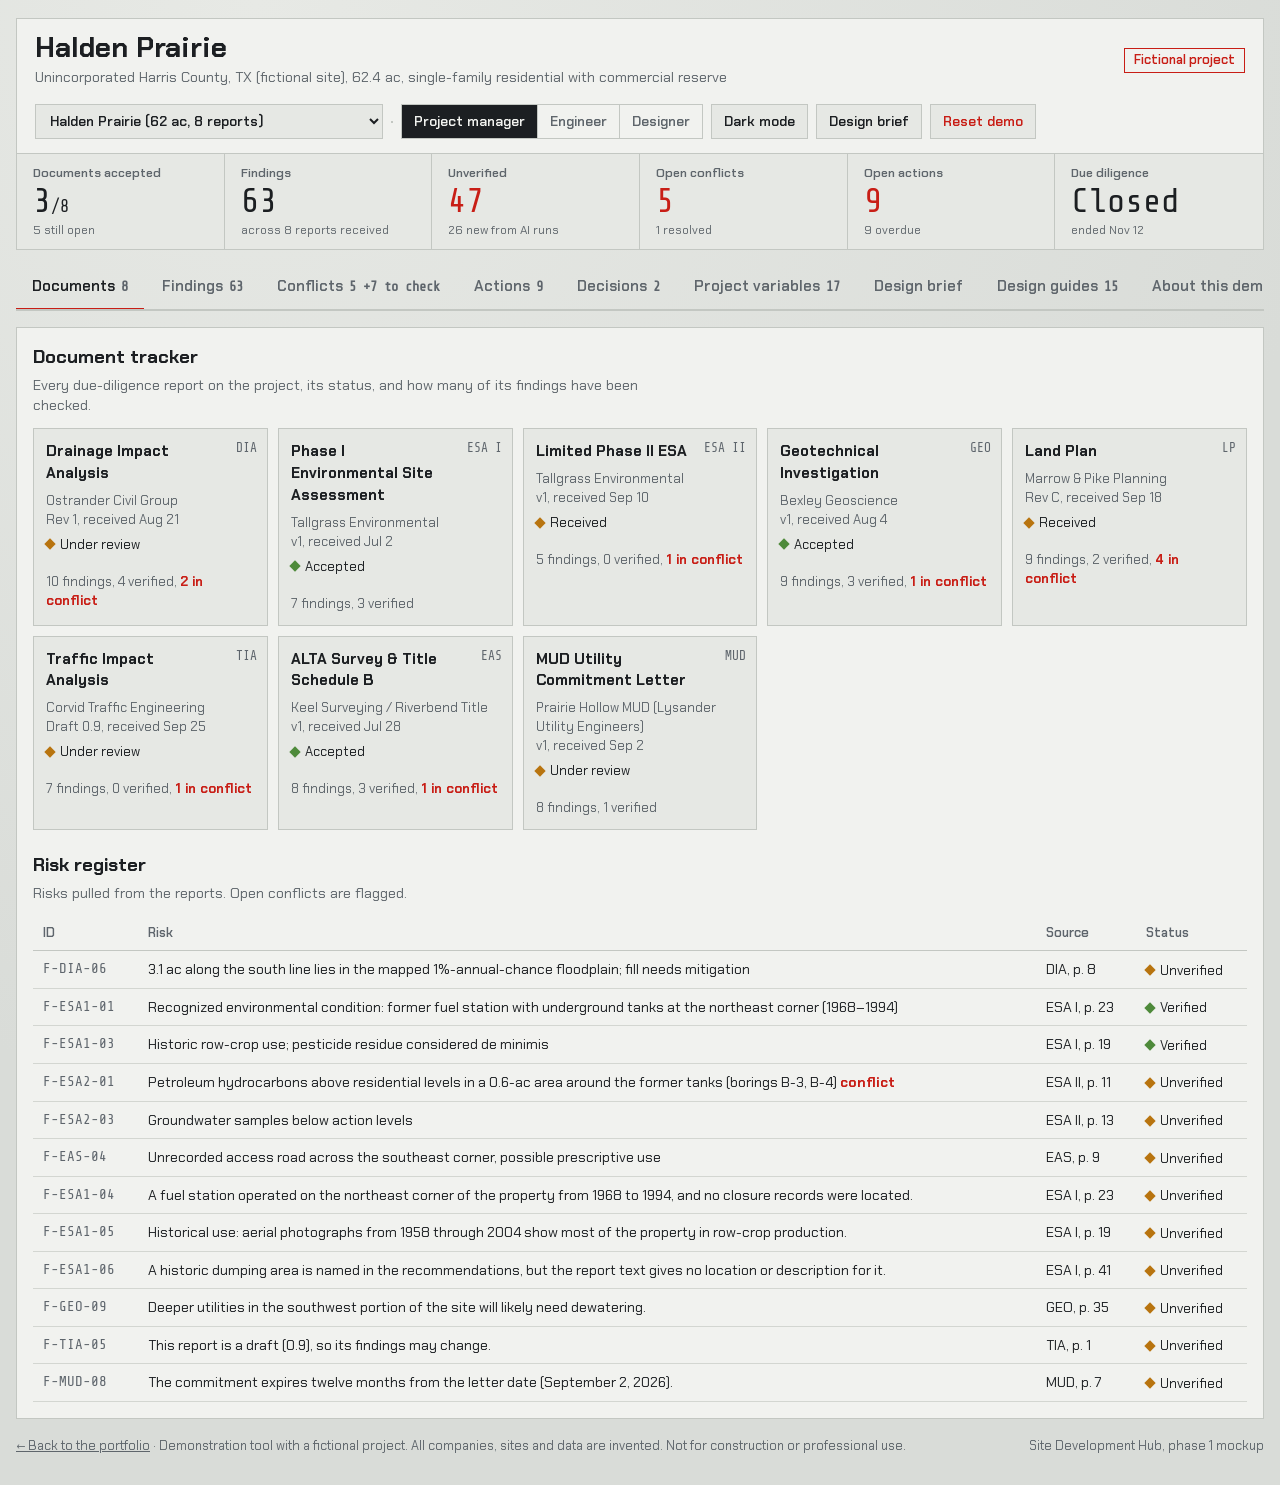
<file: hub/index.html>
<!DOCTYPE html>
<html lang="en">
<head>
<meta charset="utf-8">
<meta name="viewport" content="width=device-width, initial-scale=1, viewport-fit=cover">
<title>Halden Prairie — Site Development Hub</title>
<meta name="description" content="Demonstration project hub for land development due diligence. Fictional project and data.">
<link rel="preconnect" href="https://fonts.googleapis.com">
<link rel="preconnect" href="https://fonts.gstatic.com" crossorigin>
<link href="https://fonts.googleapis.com/css2?family=Chakra+Petch:wght@400;500;600;700&family=Share+Tech+Mono&display=swap" rel="stylesheet">
<link rel="stylesheet" href="app/styles.css">
</head>
<body>
<div class="case">
  <header class="hdr">
    <div class="hdr-top">
      <div class="brand">
        <h1 id="projName">Halden Prairie</h1>
        <p id="projMeta"></p>
      </div>
      <span class="stamp" title="All data in this demo is invented">Fictional project</span>
      <div class="controls">
        <select class="projsel" id="projSel" aria-label="Project"></select>
        <div class="seg" role="group" aria-label="Snapshot" id="snapSeg"></div>
        <div class="seg" role="group" aria-label="View as" id="roleSeg"></div>
        <button class="hbtn" id="btnTheme" aria-label="Switch color theme"></button>
        <button class="hbtn" id="btnPrint">Design brief</button>
        <button class="hbtn danger" id="btnReset">Reset demo</button>
      </div>
    </div>
    <div class="lcd" id="lcd" aria-live="polite"></div>
  </header>

  <nav class="tabs" role="tablist" id="tabs"></nav>
  <div class="work" id="work">
    <main class="panel" id="main"></main>
    <aside class="drawer" id="drawer" hidden></aside>
  </div>
  <div id="printArea"></div>
</div>
<footer class="legal"><span><a href="../index.html" style="color:inherit">← Back to the portfolio</a> · Demonstration tool with a fictional project. All companies, sites and data are invented. Not for construction or professional use.</span><span>Site Development Hub, phase 1 mockup</span></footer>

<script src="data/project.js"></script>
<script src="data/guides.js"></script>
<script src="data/cotton-creek.js"></script>
<script src="data/guides-cotton-creek.js"></script>
<script src="app/projects.js"></script>
<script src="app/figures.js"></script>
<script src="app/app.js"></script>
</body>
</html>
</file>
<file: hub/app/styles.css>
:root{
  --resin:#1B1C1E; --resin2:#232528; --bezel:#2D3034; --edge:#3B3F44; --steel:#9AA1A8; --steel2:#C9CED3;
  --lcd:#C3CBAF; --lcd2:#B4BD9F; --ink:#1A2114; --ink2:#4A5440;
  --red:#D7261E; --amber:#E39B2A; --ok:#7FB069; --glow:#7FE3F0;
  --text:#E6E8EA; --muted:#8C9399;
  --page:#121314; --page2:#1E2023; --well:#141517; --hover:#202326; --line:#2a2d31; --selrow:#262a2e;
  --btnA:#34383d; --btnB:#26292d; --pushA:#3a3e43; --pushB:#26292d; --frame:#0f1011;
  color-scheme:dark; box-sizing:border-box;
  padding-top:env(safe-area-inset-top,0px); padding-bottom:env(safe-area-inset-bottom,0px);
}

@media (prefers-color-scheme: light){:root:not([data-theme="dark"]){
  --resin:#F1F2EF; --resin2:#E6E8E4; --bezel:#ECEDEA; --edge:#C3C7C2; --steel:#5E656C; --steel2:#2E3338;
  --text:#1C1F22; --muted:#5F666C; --page:#D9DCD8; --page2:#E7E9E5; --well:#FFFFFF; --hover:#E3E6E1; --line:#D3D6D1; --selrow:#DADDD7;
  --btnA:#FAFAF8; --btnB:#E3E5E1; --pushA:#F7F7F5; --pushB:#DADCD8; --frame:#3A3E43; --red:#C81E16; --amber:#B8740F; --ok:#4E8A3A; color-scheme:light;}}
:root[data-theme="dark"]{
  --resin:#1B1C1E; --resin2:#232528; --bezel:#2D3034; --edge:#3B3F44; --steel:#9AA1A8; --steel2:#C9CED3;
  --text:#E6E8EA; --muted:#8C9399; --page:#121314; --page2:#1E2023; --well:#141517; --hover:#202326; --line:#2a2d31; --selrow:#262a2e;
  --btnA:#34383d; --btnB:#26292d; --pushA:#3a3e43; --pushB:#26292d; --frame:#0f1011; --red:#D7261E; --amber:#E39B2A; --ok:#7FB069; color-scheme:dark;}
:root[data-theme="light"]{
  --resin:#F1F2EF; --resin2:#E6E8E4; --bezel:#ECEDEA; --edge:#C3C7C2; --steel:#5E656C; --steel2:#2E3338;
  --text:#1C1F22; --muted:#5F666C; --page:#D9DCD8; --page2:#E7E9E5; --well:#FFFFFF; --hover:#E3E6E1; --line:#D3D6D1; --selrow:#DADDD7;
  --btnA:#FAFAF8; --btnB:#E3E5E1; --pushA:#F7F7F5; --pushB:#DADCD8; --frame:#3A3E43; --red:#C81E16; --amber:#B8740F; --ok:#4E8A3A; color-scheme:light;}
*,*::before,*::after{box-sizing:inherit}
:root{--water:#2F6E9E;--waterA:rgba(47,110,158,.35);--soilc:#5A4A36;--concc:#8F9396;--limec:#B9A26A;--selc:#C9A35A}
:root[data-theme="light"]{--water:#2F6E9E;--waterA:rgba(47,110,158,.25);--soilc:#C9B48F;--concc:#B7BBBE;--limec:#E2D19A;--selc:#E8C98A}
@media (prefers-color-scheme: light){:root:not([data-theme="dark"]){--waterA:rgba(47,110,158,.25);--soilc:#C9B48F;--concc:#B7BBBE;--limec:#E2D19A;--selc:#E8C98A}}
html,body{margin:0}
body{background:var(--page);background-image:radial-gradient(circle at 20% 0%,var(--page2) 0,var(--page) 60%);color:var(--text);font:15px/1.45 "Chakra Petch",system-ui,-apple-system,"Segoe UI",sans-serif;min-height:100vh}
button,input,select,textarea{font:inherit;color:inherit}
:focus-visible{outline:2px solid var(--amber);outline-offset:2px}
.lcdfont{font-family:"Share Tech Mono",ui-monospace,Menlo,monospace}

/* ---------- header ---------- */
.case{max-width:1320px;margin:18px auto;padding:0 16px}
.hdr{background:var(--resin);border:1px solid var(--edge)}
.hdr-top{display:flex;gap:16px;align-items:center;justify-content:space-between;flex-wrap:wrap;padding:14px 18px}
.brand h1{margin:0;font-size:clamp(1.3rem,2.4vw,1.75rem);font-weight:700;line-height:1.1}
.brand p{margin:3px 0 0;color:var(--muted);font-size:.9rem}
.stamp{border:1.5px solid var(--red);color:var(--red);padding:2px 9px;font-weight:600;font-size:.8rem}
.controls{display:flex;gap:8px;flex-wrap:wrap;align-items:center}
.seg{display:inline-flex;border:1px solid var(--edge)}
.seg button{background:transparent;border:none;padding:7px 12px;cursor:pointer;color:var(--muted);font-weight:600;font-size:.85rem}
.seg button+button{border-left:1px solid var(--edge)}
.seg button[aria-pressed="true"]{background:var(--text);color:var(--resin)}
.hbtn{border:1px solid var(--edge);background:var(--resin2);color:var(--text);padding:7px 12px;cursor:pointer;font-weight:600;font-size:.85rem}
.hbtn:hover{border-color:var(--steel)}
.hbtn.danger{color:var(--red)}
.lcd{display:grid;grid-template-columns:repeat(6,1fr);border-top:1px solid var(--edge);background:var(--resin2)}
.lcd .cell{padding:10px 16px;border-right:1px solid var(--edge);display:flex;flex-direction:column;gap:2px;min-width:0}
.lcd .cell:last-child{border-right:none}
.lcd .lab{font-size:.78rem;color:var(--muted);font-weight:600}
.lcd .num{font-family:"Share Tech Mono",monospace;font-size:clamp(1.5rem,2.8vw,2.1rem);line-height:1.05;color:var(--text)}
.lcd .num .ghost{display:none}
.lcd .sub{font-size:.75rem;color:var(--muted)}
.lcd .cell.alert .num{color:var(--red)}
@media (max-width:900px){.lcd{grid-template-columns:repeat(3,1fr)}.lcd .cell:nth-child(3){border-right:none}.lcd .cell:nth-child(-n+3){border-bottom:1px solid var(--edge)}}
@media (max-width:520px){.lcd{grid-template-columns:repeat(2,1fr)}.lcd .cell{border-bottom:1px solid var(--edge)}.lcd .cell:nth-child(odd){border-right:1px solid var(--edge)}.lcd .cell:nth-child(even){border-right:none}}

/* tabs */
.tabs{display:flex;gap:2px;margin:16px 0 0;overflow-x:auto;border-bottom:2px solid var(--edge)}
.tab{background:transparent;border:none;color:var(--muted);padding:10px 16px;cursor:pointer;font-weight:600;white-space:nowrap;border-bottom:3px solid transparent;margin-bottom:-2px}
.tab[aria-selected="true"]{color:var(--text);border-bottom-color:var(--red)}
.tab .ct{font-family:"Share Tech Mono",monospace;color:var(--steel);margin-left:6px;font-size:.85rem}
.tab.locked{color:var(--muted);opacity:.6}

/* layout */
.work{display:grid;grid-template-columns:1fr 380px;gap:16px;margin-top:16px}
.work.nodrawer{grid-template-columns:1fr}
@media (max-width:1050px){.work{grid-template-columns:1fr}}
.panel{background:var(--resin);border:1px solid var(--edge);padding:16px}
.panel h2{margin:0 0 4px;font-size:1.15rem}
.panel .lead{margin:0 0 12px;color:var(--muted);font-size:.9rem;max-width:70ch}
.toolbar{display:flex;gap:8px;flex-wrap:wrap;margin-bottom:12px;align-items:center}
select,input[type=search],textarea,input[type=text]{background:var(--well);border:1px solid var(--edge);padding:6px 9px;color:var(--text)}
input[type=search]{min-width:200px;flex:1}
.scroll{overflow-x:auto}
table{border-collapse:collapse;width:100%;font-size:.88rem}
th,td{text-align:left;padding:8px 10px;border-bottom:1px solid var(--line);vertical-align:top}
th{color:var(--steel);font-weight:600;font-size:.8rem;border-bottom:1px solid var(--edge);white-space:nowrap}
tbody tr{cursor:pointer}
tbody tr:hover{background:var(--hover)}
tbody tr.sel{background:var(--selrow);box-shadow:inset 3px 0 0 var(--red)}
.id{font-family:"Share Tech Mono",monospace;color:var(--steel);white-space:nowrap}

/* status pips */
.pip{display:inline-flex;align-items:center;gap:6px;white-space:nowrap;font-size:.82rem}
.pip::before{content:"";width:8px;height:8px;display:inline-block;transform:rotate(45deg)}
.p-verified::before,.p-accepted::before,.p-done::before,.p-resolved::before{background:var(--ok)}
.p-unverified::before,.p-review::before,.p-progress::before,.p-received::before{background:var(--amber)}
.p-rejected::before,.p-open::before,.p-high::before{background:var(--red)}
.p-medium::before{background:var(--amber)}
.p-requested::before{background:#5a6067}
.flag{color:var(--red);font-weight:700}

/* doc tracker */
.docgrid{display:grid;grid-template-columns:repeat(auto-fill,minmax(230px,1fr));gap:10px}
.doc{border:1px solid var(--edge);background:var(--resin2);padding:12px;cursor:pointer;text-align:left;width:100%;display:flex;flex-direction:column;gap:6px;position:relative}
.doc:hover{border-color:var(--steel)}
.doc .t{font-weight:700;padding-right:52px}
.doc .m{color:var(--muted);font-size:.82rem}
.doc .bar{height:6px;background:var(--well);position:relative}
.doc .bar i{position:absolute;left:0;top:0;bottom:0;background:var(--ok)}
.doc .bar b{position:absolute;top:0;bottom:0;background:var(--amber)}
.doc .code{position:absolute;top:10px;right:10px;font-family:"Share Tech Mono",monospace;color:var(--steel);font-size:.8rem}

/* conflicts */
.conf{border:1px solid var(--edge);background:var(--resin2);margin-bottom:12px}
.conf header{display:flex;justify-content:space-between;gap:10px;align-items:center;padding:10px 14px;border-bottom:1px solid var(--edge);flex-wrap:wrap}
.conf header b{font-size:1rem}
.vs{display:grid;grid-template-columns:1fr 40px 1fr;align-items:stretch}
.vs .side{padding:12px 14px;cursor:pointer}
.vs .side:hover{background:var(--hover)}
.vs .side .m{color:var(--muted);font-size:.8rem;margin-bottom:4px}
.vs .x{display:flex;align-items:center;justify-content:center;font-family:"Share Tech Mono",monospace;color:var(--red);font-size:1.1rem;border-left:1px dashed var(--edge);border-right:1px dashed var(--edge)}
@media (max-width:700px){.vs{grid-template-columns:1fr}.vs .x{border:none;border-top:1px dashed var(--edge);border-bottom:1px dashed var(--edge);padding:4px}}
.conf footer{padding:10px 14px;border-top:1px solid var(--edge);display:flex;gap:10px;align-items:center;flex-wrap:wrap;color:var(--muted);font-size:.85rem}
.conf.resolved{opacity:.75}

.btn{border:1px solid var(--edge);background:linear-gradient(180deg,var(--btnA),var(--btnB));color:var(--text);padding:7px 12px;cursor:pointer;font-weight:600;font-size:.85rem}
.btn:hover{border-color:var(--steel)}
.btn.go{border-color:var(--ok);color:var(--ok)}
.btn.no{border-color:var(--red);color:var(--red)}
.btn:disabled{opacity:.4;cursor:not-allowed}

/* drawer */
.drawer{background:var(--resin);border:1px solid var(--edge);padding:16px;position:sticky;top:12px;align-self:start;max-height:calc(100vh - 24px);overflow:auto}
.drawer .close{float:right}
.drawer h3{margin:0 0 6px;font-size:1.05rem;line-height:1.3}
.kv{display:grid;grid-template-columns:110px 1fr;gap:4px 10px;font-size:.86rem;margin:10px 0}
.kv dt{color:var(--muted)}
.kv dd{margin:0}
.excerpt{background:#EDEBE4;color:#22252a;padding:24px 14px 12px;font-family:Georgia,"Times New Roman",serif;font-size:.9rem;border-left:4px solid var(--amber);position:relative;margin:10px 0}
.excerpt mark{background:#f7e39c;padding:0 2px}
.excerpt .pg{position:absolute;top:6px;right:8px;font-family:"Share Tech Mono",monospace;font-size:.72rem;color:#666}
.drawer h4{margin:14px 0 6px;font-size:.88rem;color:var(--steel)}
.comment{border-left:2px solid var(--edge);padding:4px 10px;margin:6px 0;font-size:.86rem}
.comment .who{color:var(--steel);font-size:.78rem}
.drawer textarea{width:100%;min-height:60px;margin:6px 0}
.links a{color:var(--steel2);cursor:pointer;text-decoration:underline;text-underline-offset:2px}
.hint{color:var(--muted);font-size:.8rem}

/* brief */
.brief{background:#EDEBE4;color:#1E2125;padding:22px 26px;max-width:860px}
.brief h2{color:#1E2125;margin:0}
.brief h3{margin:18px 0 6px;border-bottom:2px solid #1E2125;padding-bottom:2px;font-size:1rem}
.brief li{margin:4px 0;font-size:.92rem}
.brief .src{font-family:"Share Tech Mono",monospace;font-size:.78rem;color:#5c6168}
.brief .disc{font-size:.8rem;color:#7a1410;margin-top:16px}

.locked-panel{border:1px dashed var(--edge);padding:20px;color:var(--muted)}
.vars td.v{font-family:"Share Tech Mono",monospace;color:var(--text);white-space:nowrap}
.stale{color:var(--amber);font-size:.8rem}

footer.legal{max-width:1320px;margin:12px auto 30px;padding:0 16px;color:var(--muted);font-size:.8rem;display:flex;justify-content:space-between;gap:10px;flex-wrap:wrap}


/* guides */
.glayout{display:grid;grid-template-columns:250px 1fr;gap:16px}
@media (max-width:860px){.glayout{grid-template-columns:1fr}}
.glist{display:flex;flex-direction:column;gap:2px;border-right:1px solid var(--edge);padding-right:12px}
@media (max-width:860px){.glist{border-right:none;padding-right:0;flex-direction:row;overflow-x:auto;padding-bottom:6px}}
.gbtn{background:transparent;border:none;border-left:3px solid transparent;text-align:left;padding:8px 10px;cursor:pointer;color:var(--muted);display:flex;justify-content:space-between;gap:8px;white-space:normal}
@media (max-width:860px){.gbtn{white-space:nowrap;border-left:none;border-bottom:3px solid transparent}}
.gbtn[aria-current="true"]{color:var(--text);border-left-color:var(--red);background:var(--hover)}
.gbtn .cf{color:var(--red);font-family:"Share Tech Mono",monospace}
.fict{border:1.5px dashed var(--red);color:var(--text);padding:8px 12px;font-size:.85rem;margin-bottom:14px}
.fict b{color:var(--red)}
.ghead h2{font-size:1.4rem}
.chips{display:flex;flex-wrap:wrap;gap:8px;margin:8px 0 4px}
.chip{border:1px solid var(--edge);background:var(--resin2);padding:6px 10px;font-size:.82rem;display:flex;flex-direction:column;min-width:120px}
.chip b{font-family:"Share Tech Mono",monospace;font-size:1.05rem;font-weight:400}
.chip.bad{border-color:var(--red)}.chip.warn{border-color:var(--amber)}
.checks{border:1px solid var(--edge);background:var(--resin2);padding:10px 14px;margin:14px 0}
.checks h3,.gsec h3{margin:0 0 6px;font-size:1rem}
.checks ul{margin:0;padding-left:18px;font-size:.88rem}
.checks li{margin:4px 0}
.gsec{margin-top:22px;border-top:2px solid var(--edge);padding-top:12px}
.gsec>p{color:var(--muted);margin:0 0 10px;max-width:75ch;font-size:.92rem}
.sol{border:1px solid var(--edge);margin:10px 0;display:grid;grid-template-columns:1fr 1fr;background:var(--resin)}
@media (max-width:760px){.sol{grid-template-columns:1fr}}
.sol .hd{grid-column:1/-1;padding:10px 14px;border-bottom:1px solid var(--edge);background:var(--resin2)}
.sol .hd b{font-size:1rem}
.sol .hd p{margin:2px 0 0;color:var(--muted);font-size:.88rem}
.sol .col{padding:10px 14px;font-size:.88rem}
.sol .col+.col{border-left:1px solid var(--edge)}
@media (max-width:760px){.sol .col+.col{border-left:none;border-top:1px solid var(--edge)}}
.sol h4{margin:0 0 6px;font-size:.8rem;color:var(--steel)}
.sol ul{margin:0;padding-left:16px}
.sol li{margin:3px 0}
.sol .det{grid-column:1/-1;padding:8px 14px;border-top:1px dashed var(--edge);font-size:.82rem;color:var(--muted)}
.ref{color:var(--steel2);text-decoration:underline;text-underline-offset:2px;cursor:pointer}
.calc{border:3px solid var(--frame);background:linear-gradient(180deg,var(--lcd),var(--lcd2));color:var(--ink);padding:12px 14px;margin-top:22px}
.calc h3{margin:0 0 2px;font-size:1rem}
.calc p.h{margin:0 0 10px;font-size:.82rem;color:var(--ink2)}
.calc .in{display:flex;flex-wrap:wrap;gap:10px;margin-bottom:10px}
.calc label{display:flex;flex-direction:column;font-size:.78rem;font-weight:600;color:var(--ink2)}
.calc input,.calc select{background:#E3E8D3;color:var(--ink);border:1px solid #7d876c;padding:5px 7px;width:120px;font-family:"Share Tech Mono",monospace;font-size:1rem}
.calc .out{display:grid;grid-template-columns:repeat(auto-fit,minmax(130px,1fr));gap:8px}
.calc .out div{border-top:1px solid rgba(26,33,20,.3);padding-top:4px}
.calc .out small{display:block;font-size:.74rem;color:var(--ink2);font-weight:600}
.calc .out b{font-family:"Share Tech Mono",monospace;font-size:1.4rem;font-weight:400}
.calc .verdict{margin-top:8px;font-weight:600;font-size:.88rem}
.calc .verdict.bad{color:#7a1410}
@media (prefers-reduced-motion:reduce){*{transition:none!important}}
@media print{
  body{background:#fff;color:#000}
  .case>*:not(#printArea){display:none!important}
  #printArea{display:block!important}
  footer.legal{color:#000}
}
#printArea{display:none}

.badge{display:inline-block;border:1px solid var(--edge);color:var(--steel2);font-size:.72rem;padding:0 6px;margin-left:4px;white-space:nowrap}
.badge.warnb{border-color:var(--amber);color:var(--amber)}
.dupbox{border:1px solid var(--amber);padding:8px 10px;font-size:.85rem;margin:0 0 10px}
.p-proposed::before{background:var(--amber)}.p-dismissed::before{background:var(--muted)}
.conf.proposed{border-style:dashed}
.pipe-steps{padding-left:22px;max-width:75ch}.pipe-steps li{margin:8px 0}

/* figures */
.gfig{margin:12px 0 4px;border:1px solid var(--edge);background:var(--well);padding:10px}
.gfig figcaption{font-size:.75rem;color:var(--muted);margin-top:4px}
svg.fig{display:block;width:100%;height:auto;max-height:340px;font-family:"Chakra Petch",system-ui,sans-serif}
svg.fig .lb{fill:var(--text);font-size:13px}svg.fig .sm{font-size:11.5px;fill:var(--muted)}svg.fig .b{font-weight:700}
svg.fig .hl{fill:var(--red)}svg.fig .gwl{fill:var(--water)}
svg.fig .ah,svg.fig .fh{fill:var(--muted)}svg.fig .dm{stroke:var(--muted);stroke-width:1}
svg.fig .ln,svg.fig .ground{fill:none;stroke:var(--text);stroke-width:2}
svg.fig .road{fill:var(--resin2);stroke:var(--edge)}svg.fig .stripe{stroke:var(--amber);stroke-width:2;stroke-dasharray:14 10}
svg.fig .inlet{fill:var(--text)}svg.fig .mh{fill:var(--well);stroke:var(--text);stroke-width:2}
svg.fig .pipe{fill:none;stroke:var(--water);stroke-width:5}svg.fig .pipe-sm{fill:none;stroke:var(--water);stroke-width:2.5}
svg.fig .pipe-crown{fill:none;stroke:var(--water);stroke-width:1.5;stroke-dasharray:4 3}
svg.fig .pipe.san{stroke:#8B6B3E}svg.fig .pipe.fm{stroke:#8B6B3E;stroke-dasharray:10 5}
svg.fig .pond,svg.fig .water{fill:var(--waterA);stroke:var(--water)}svg.fig .wsurf{stroke:var(--water);stroke-width:2}
svg.fig .chan{fill:none;stroke:var(--water);stroke-width:10;opacity:.6}
svg.fig .struct,svg.fig .struct2{fill:var(--concc);stroke:var(--text)}svg.fig .struct2{fill:none}svg.fig .mhp{fill:var(--well);stroke:var(--text)}
svg.fig .hgl{fill:none;stroke:var(--red);stroke-width:1.5;stroke-dasharray:6 4}
svg.fig .conc{fill:var(--concc);stroke:var(--text)}svg.fig .ht{stroke:var(--text);stroke-width:1;opacity:.35}
svg.fig .void{fill:var(--well);stroke:var(--text)}svg.fig .crest{fill:var(--amber)}svg.fig .nappe{fill:none;stroke:var(--water);stroke-width:3}
svg.fig .soilf{fill:var(--soilc);opacity:.55}svg.fig .dot{fill:var(--text);opacity:.25}
svg.fig .gw{stroke:var(--water);stroke-width:2;stroke-dasharray:10 5}
svg.fig .berm{fill:var(--ok);opacity:.6}svg.fig .badzone{fill:var(--red);opacity:.25}
svg.fig .lime{fill:var(--limec);stroke:var(--text)}svg.fig .select{fill:var(--selc);stroke:var(--text)}
svg.fig .pump{fill:var(--text)}svg.fig .wloop,svg.fig .wloop-l{fill:none;stroke:var(--water);stroke-width:3}svg.fig .wmain{stroke:var(--water);stroke-width:6}
svg.fig .valve{fill:var(--text)}svg.fig .hyd{fill:var(--red);stroke:var(--text)}
svg.fig .wpipe{fill:var(--waterA);stroke:var(--water);stroke-width:2}svg.fig .spipe{fill:rgba(139,107,62,.35);stroke:#8B6B3E;stroke-width:2}svg.fig .encase{fill:none;stroke:var(--text);stroke-dasharray:5 3}
svg.fig .pl{stroke:var(--text);stroke-width:2;stroke-dasharray:18 4 4 4}svg.fig .esmt{fill:var(--amber);opacity:.18}svg.fig .gasline{stroke:#C9A700;stroke-width:3;stroke-dasharray:12 6}
svg.fig .lot{fill:none;stroke:var(--text)}svg.fig .work{fill:var(--amber);opacity:.35}svg.fig .cone{fill:#E8731C}svg.fig .sign{fill:#E8A01C;stroke:var(--text)}
svg.fig .flow{fill:none;stroke:var(--water);stroke-width:2}svg.fig .site{fill:var(--soilc);opacity:.3;stroke:var(--edge)}
svg.fig .silt{fill:none;stroke:var(--text);stroke-width:3;stroke-dasharray:3 4}svg.fig .entr{fill:var(--concc)}svg.fig .ip{fill:none;stroke:var(--ok);stroke-width:2}
svg.fig .bar1{fill:var(--water)}svg.fig .bar2{fill:var(--limec)}svg.fig .bar3{fill:var(--ok)}svg.fig .bar4{fill:var(--amber)}

.doc.pending{opacity:.6;cursor:default;border-style:dashed}
.doc .hist{color:var(--steel2);text-decoration:underline;text-underline-offset:2px}
ul.chg{margin:0;padding-left:0;list-style:none;font-size:.88rem}ul.chg li{margin:6px 0}
details.corr{border:1px solid var(--edge);background:var(--resin2);margin:8px 0}
details.corr summary{padding:10px 14px;cursor:pointer;display:flex;gap:8px;flex-wrap:wrap;align-items:baseline}
details.corr .qa{padding:0 14px 10px;font-size:.9rem;max-width:80ch}details.corr .qa p{margin:6px 0}
.p-answered::before{background:var(--ok)}.p-waiting::before{background:var(--amber)}.p-superseded::before{background:var(--muted)}
ol.tl{list-style:none;padding:0;margin:0;border-left:2px solid var(--edge);margin-left:8px}
ol.tl li{padding:4px 0 4px 16px;position:relative;font-size:.88rem;display:grid;grid-template-columns:70px 130px 1fr;gap:8px}
ol.tl li.tm{display:block;font-weight:700;margin-top:12px;color:var(--text)}ol.tl li.tm.now{color:var(--red)}
ol.tl li.te::before{content:"";position:absolute;left:-6px;top:10px;width:10px;height:10px;transform:rotate(45deg);background:var(--muted)}
ol.tl .td{color:var(--muted);font-family:"Share Tech Mono",monospace}ol.tl .tk{color:var(--steel)}
.te-open::before{background:var(--red)!important}.te-res::before{background:var(--ok)!important}.te-dec::before{background:var(--amber)!important}.te-doc::before{background:var(--steel2)!important}
@media (max-width:640px){ol.tl li{grid-template-columns:1fr}}
.projsel{border:1px solid var(--edge);background:var(--resin2);color:var(--text);padding:7px 10px;font-weight:600;font-size:.85rem}
svg.fig .wetl{fill:var(--ok);opacity:.35;stroke:var(--ok)}svg.fig .ghost{fill:none;stroke:var(--muted);stroke-dasharray:6 4}
svg.fig .fault{fill:none;stroke:var(--red);stroke-width:3}svg.fig .lotbad{fill:var(--red);opacity:.3}svg.fig .lotgone{fill:none;stroke-dasharray:4 3;opacity:.5}
svg.fig .ok-zone{fill:var(--ok);opacity:.18;stroke:var(--ok);stroke-dasharray:6 4}
</file>
